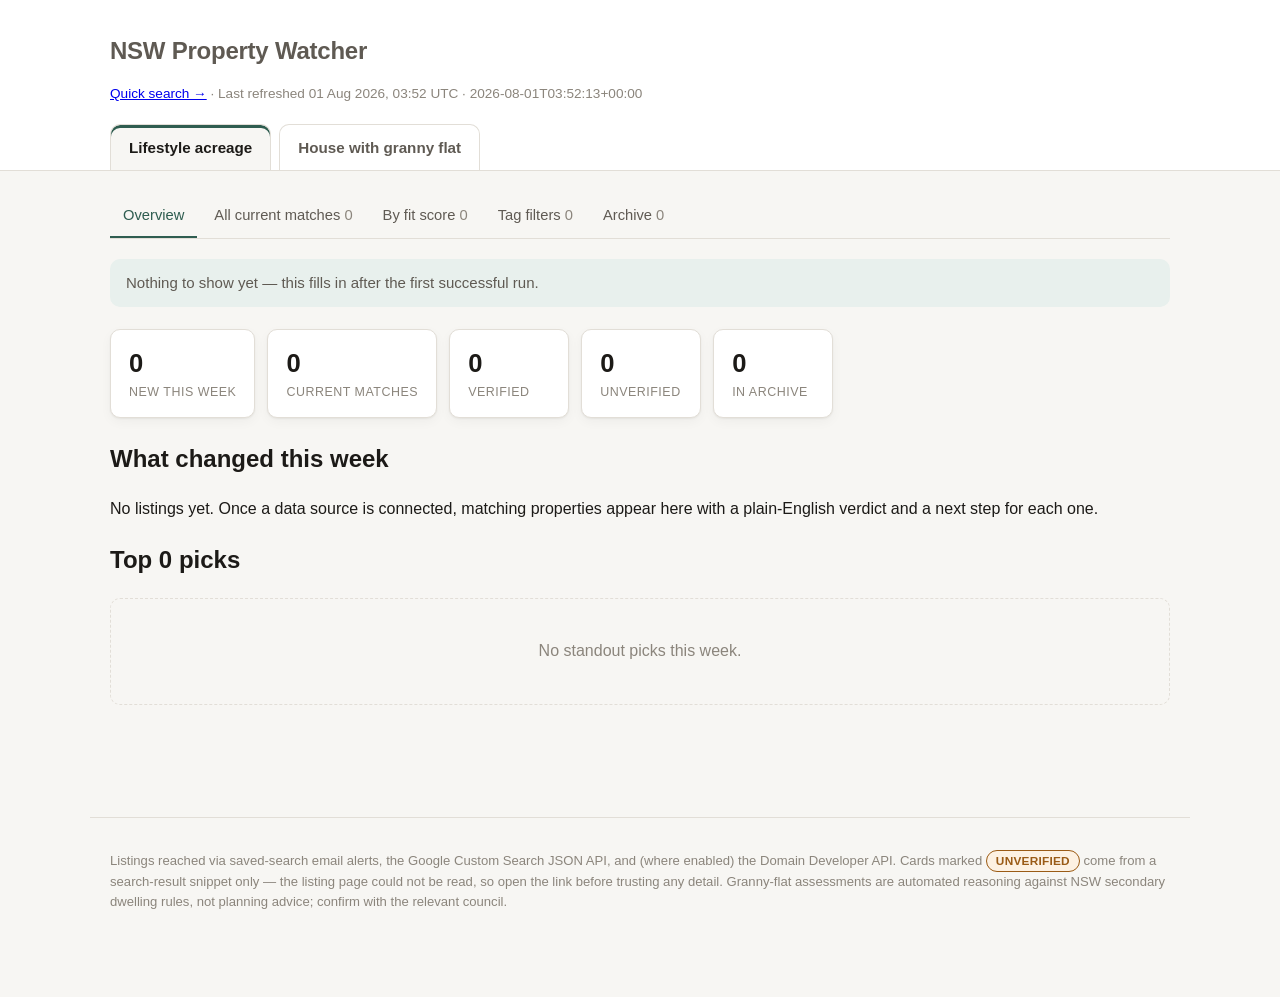
<file: docs/index.html>
<!doctype html>
<html lang="en-AU">
<head>
<meta charset="utf-8">
<meta name="viewport" content="width=device-width, initial-scale=1">
<meta name="robots" content="noindex">
<title>NSW Property Watcher</title>
<link rel="stylesheet" href="assets/style.css">
</head>
<body>
<header class="site">
  <div class="wrap">
    <h1>NSW Property Watcher</h1>
    <p class="meta"><a href="search.html">Quick search →</a> · Last refreshed 01 Aug 2026, 03:52 UTC · 2026-08-01T03:52:13+00:00</p>
    <nav class="profiles" role="tablist" aria-label="Buyer profile"><button role="tab" data-profile="lifestyle_acreage" aria-selected="true">Lifestyle acreage</button><button role="tab" data-profile="house_with_granny_flat" aria-selected="false">House with granny flat</button></nav>
  </div>
</header>


<main class="wrap" id="app"></main>

<footer class="site wrap">
  <p>Listings reached via saved-search email alerts, the Google Custom Search JSON API,
  and (where enabled) the Domain Developer API. Cards marked
  <span class="badge warn">UNVERIFIED</span> come from a search-result snippet only —
  the listing page could not be read, so open the link before trusting any detail.
  Granny-flat assessments are automated reasoning against NSW secondary dwelling
  rules, not planning advice; confirm with the relevant council.</p>
</footer>

<script id="data" type="application/json">{"generated_at": "2026-08-01T03:52:13+00:00", "profiles": [{"key": "lifestyle_acreage", "label": "Lifestyle acreage", "criteria": {"regions": ["Shoalhaven", "Blue Mountains", "Southern Highlands", "Hunter Valley", "Hills District"], "budget_max": 1400000, "budget_min": 0, "min_land": 4000, "max_drive": 4}, "commentary": {"weekly_summary": "No listings yet. Once a data source is connected, matching properties appear here with a plain-English verdict and a next step for each one.", "top_pick_ids": [], "tab_intros": {"all_matches": "Every property currently for sale that fits your budget and area will be listed here.", "archive": "Everything seen so far, including listings that have since sold.", "by_score": "Best fit first, once there are listings to rank.", "overview": "Nothing to show yet — this fills in after the first successful run.", "tags": "Filter by what matters to you — bushfire, granny flat status, and so on."}}, "current": [], "archive": [], "stats": {"total": 0, "new": 0, "verified": 0, "unverified": 0, "archive": 0}}, {"key": "house_with_granny_flat", "label": "House with granny flat", "criteria": {"regions": ["Wilton", "Campbelltown", "Picton", "Penrith", "Blacktown", "Tahmoor"], "budget_max": 950000, "budget_min": 0, "min_land": 600, "max_drive": 1.5}, "commentary": {"weekly_summary": "No listings yet. Once a data source is connected, matching properties appear here with a plain-English verdict and a next step for each one.", "top_pick_ids": [], "tab_intros": {"all_matches": "Every property currently for sale that fits your budget and area will be listed here.", "archive": "Everything seen so far, including listings that have since sold.", "by_score": "Best fit first, once there are listings to rank.", "overview": "Nothing to show yet — this fills in after the first successful run.", "tags": "Filter by what matters to you — bushfire, granny flat status, and so on."}}, "current": [], "archive": [], "stats": {"total": 0, "new": 0, "verified": 0, "unverified": 0, "archive": 0}}]}</script>
<script>
const DATA = JSON.parse(document.getElementById('data').textContent);
const TABS = [["overview", "Overview"], ["all_matches", "All current matches"], ["by_score", "By fit score"], ["tags", "Tag filters"], ["archive", "Archive"]];
let activeProfile = DATA.profiles[0].key;
let activeTab = 'overview';
let filters = { region: '', source: '', tag: '' };

const profileOf = key => DATA.profiles.find(p => p.key === key);
const esc = s => String(s ?? '').replace(/[&<>"']/g, c =>
  ({'&':'&amp;','<':'&lt;','>':'&gt;','"':'&quot;',"'":'&#39;'}[c]));

function scoreClass(score) {
  if (score === null || score === undefined) return 'none';
  if (score >= 8) return 'high';
  if (score >= 5) return 'mid';
  return 'low';
}

function facts(item) {
  const bits = [];
  if (item.price_text) bits.push(esc(item.price_text));
  else if (item.price_aud) bits.push('$' + item.price_aud.toLocaleString('en-AU'));
  if (item.land_size_m2) bits.push(item.land_size_m2.toLocaleString('en-AU') + ' m²');
  if (item.bedrooms) bits.push(item.bedrooms + ' bed');
  if (item.bathrooms) bits.push(item.bathrooms + ' bath');
  if (item.drive_hours !== null && item.drive_hours !== undefined) {
    const suffix = item.distance_source === 'estimated' ? ' (est.)' : '';
    bits.push(item.drive_hours.toFixed(1) + ' h from Sydney' + suffix);
  }
  return bits.map(b => `<span>${b}</span>`).join('');
}

function badges(item) {
  const out = [];
  if (item.is_new) out.push('<span class="badge new">NEW THIS WEEK</span>');
  if (!item.verified) {
    const why = item.unverified_reason ? ' — ' + esc(item.unverified_reason) : '';
    out.push(`<span class="badge warn" title="Open the link to confirm${why}">⚠ UNVERIFIED — open link to confirm</span>`);
  }
  out.push(`<span class="badge">via ${item.source === 'email_alert' ? 'email alert'
    : item.source === 'search_api' ? 'web search' : 'Domain API'}</span>`);
  if (item.granny_flat_status) {
    const kind = item.granny_flat_status.startsWith('confirmed') ? 'gf-confirmed'
      : item.granny_flat_status.startsWith('likely') ? 'gf-likely' : 'gf-unclear';
    out.push(`<span class="badge ${kind}">granny flat: ${esc(item.granny_flat_status)}</span>`);
  }
  // granny-flat:* is kept in tags so the Tag filters tab can select on it, but
  // it already has a dedicated badge above — don't render it twice.
  (item.tags || [])
    .filter(t => !t.startsWith('granny-flat:'))
    .forEach(t => out.push(`<span class="badge">${esc(t)}</span>`));
  return out.join('');
}

const HAZARD_CLASS = {on:'bad', near:'warn', clear:'good', unknown:'unk'};

function siteBlock(item) {
  const s = item.site || {};
  if (s.status !== 'ok') return '';
  const rows = [];
  const z = s.zoning || {};
  if (z.code) {
    rows.push(`<div><span class="k">Zone</span> <strong>${esc(z.code)}</strong>
      ${esc(z.label || '')}${z.lga ? ' · ' + esc(z.lga) : ''}
      <span class="src">NSW planning register</span></div>`);
  }
  const lot = s.min_lot_size || {};
  if (lot.text) rows.push(`<div><span class="k">Min lot size</span> ${esc(lot.text)}</div>`);

  ['bushfire','flood'].forEach(key => {
    const h = s[key]; if (!h || !h.text) return;
    rows.push(`<div><span class="k">${key === 'bushfire' ? 'Bush fire' : 'Flood'}</span>
      <span class="haz ${HAZARD_CLASS[h.level] || 'unk'}">${esc(h.text)}</span>
      ${h.detail ? `<div class="hint">${esc(h.detail)}</div>` : ''}</div>`);
  });

  const am = s.amenities || {};
  const labels = {school:'Schools',hospital:'Hospitals',pharmacy:'Pharmacies',doctors:'GPs',
    childcare:'Childcare',fuel:'Fuel',supermarket:'Supermarkets',station:'Train stations',
    post_office:'Post offices',bank:'Banks'};
  const nearest = Object.entries(am)
    .filter(([k, v]) => v && v.length)
    .map(([k, v]) => `${labels[k] || k}: ${v[0].km} km`);
  if (nearest.length) {
    rows.push(`<div><span class="k">Nearest</span> ${esc(nearest.join(' · '))}</div>`);
  }
  if (!rows.length) return '';
  return `<details class="detail site"><summary>Government records for this address</summary>
    ${rows.join('')}</details>`;
}

function card(item) {
  const score = item.score === null || item.score === undefined
    ? '<div class="score none">n/a</div>'
    : `<div class="score ${scoreClass(item.score)}"><b>${item.score}</b><i>out of 10</i></div>`;

  const list = (arr, cls, label) => (arr && arr.length)
    ? `<div class="points ${cls}"><span class="plabel">${label}</span><ul>${
        arr.map(t => `<li>${esc(t)}</li>`).join('')}</ul></div>` : '';

  const action = item.next_action
    ? `<p class="action"><span class="alabel">Do this next</span>${esc(item.next_action)}</p>` : '';

  const gf = item.granny_flat_reasoning
    ? `<details class="detail"><summary>What the council rules say about a granny flat here</summary>
       <p>${esc(item.granny_flat_reasoning)}</p>${
         item.granny_flat_next_step ? `<p class="sub">${esc(item.granny_flat_next_step)}</p>` : ''}
       </details>` : '';

  return `<article class="card ${item.verdict ? '' : 'no-verdict'} ${item.verified ? '' : 'is-unverified'}">
    <div class="head">
      <h3><a href="${esc(item.url)}" target="_blank" rel="noopener noreferrer">${esc(item.title)}</a></h3>
      <p class="facts">${facts(item)}</p>
    </div>
    ${score}
    <div class="body">
      ${item.verdict ? `<p class="verdict">${esc(item.verdict)}</p>` : ''}
      <div class="cols">
        ${list(item.good_points, 'good', 'Suits you')}
        ${list(item.watch_outs, 'watch', 'Watch out for')}
      </div>
      ${action}
      ${gf}
      ${siteBlock(item)}
    </div>
    <div class="badges">${badges(item)}</div>
  </article>`;
}

function cards(items, emptyMsg) {
  if (!items.length) return `<div class="empty">${esc(emptyMsg)}</div>`;
  return `<div class="cards">${items.map(card).join('')}</div>`;
}

function applyFilters(items) {
  return items.filter(i =>
    (!filters.region || (i.region || '').toLowerCase().includes(filters.region.toLowerCase())) &&
    (!filters.source || i.source === filters.source) &&
    (!filters.tag || (i.tags || []).includes(filters.tag)));
}

function filterBar(items, opts) {
  const regions = [...new Set(items.map(i => i.region).filter(Boolean))].sort();
  const tags = [...new Set(items.flatMap(i => i.tags || []))].sort();
  const parts = [];
  if (opts.region) parts.push(`<label>Region
    <select data-filter="region"><option value="">All</option>
    ${regions.map(r => `<option ${filters.region === r ? 'selected' : ''}>${esc(r)}</option>`).join('')}
    </select></label>`);
  if (opts.source) parts.push(`<label>Source
    <select data-filter="source"><option value="">All</option>
      <option value="email_alert" ${filters.source === 'email_alert' ? 'selected' : ''}>Email alert</option>
      <option value="search_api" ${filters.source === 'search_api' ? 'selected' : ''}>Web search (unverified)</option>
      <option value="domain_api" ${filters.source === 'domain_api' ? 'selected' : ''}>Domain API</option>
    </select></label>`);
  if (opts.tag) parts.push(`<label>Tag
    <select data-filter="tag"><option value="">All</option>
    ${tags.map(t => `<option ${filters.tag === t ? 'selected' : ''}>${esc(t)}</option>`).join('')}
    </select></label>`);
  return parts.length ? `<div class="filters">${parts.join('')}</div>` : '';
}

function render() {
  const p = profileOf(activeProfile);
  const intro = esc((p.commentary.tab_intros || {})[activeTab] || '');
  const tabStrip = TABS.map(([key, label]) => {
    const n = key === 'archive' ? p.archive.length : (key === 'overview' ? null : p.current.length);
    return `<button role="tab" data-tab="${key}" aria-selected="${key === activeTab}">
      ${label}${n === null ? '' : ` <span class="count">${n}</span>`}</button>`;
  }).join('');

  let body = '';
  if (activeTab === 'overview') {
    const picks = p.commentary.top_pick_ids
      .map(id => p.current.find(c => c.id === id)).filter(Boolean);
    body = `
      <div class="stats">
        <div class="stat"><div class="n">${p.stats.new}</div><div class="k">New this week</div></div>
        <div class="stat"><div class="n">${p.stats.total}</div><div class="k">Current matches</div></div>
        <div class="stat"><div class="n">${p.stats.verified}</div><div class="k">Verified</div></div>
        <div class="stat"><div class="n">${p.stats.unverified}</div><div class="k">Unverified</div></div>
        <div class="stat"><div class="n">${p.stats.archive}</div><div class="k">In archive</div></div>
      </div>
      <h2>What changed this week</h2>
      <p>${esc(p.commentary.weekly_summary)}</p>
      <h2>Top ${picks.length} picks</h2>
      ${cards(picks, 'No standout picks this week.')}`;
  } else if (activeTab === 'all_matches') {
    const items = applyFilters(p.current);
    body = filterBar(p.current, {region: true, source: true, tag: false})
      + cards(items, 'No listings match these filters.');
  } else if (activeTab === 'by_score') {
    const items = [...p.current].sort((a, b) => (b.score ?? -1) - (a.score ?? -1));
    body = cards(items, 'Nothing scored yet.');
  } else if (activeTab === 'tags') {
    const items = applyFilters(p.current);
    body = filterBar(p.current, {region: false, source: true, tag: true})
      + cards(items, 'No listings carry that tag.');
  } else {
    body = cards(p.archive, 'The archive is empty — nothing has dropped off the current list yet.');
  }

  document.getElementById('app').innerHTML =
    `<nav class="tabs" role="tablist">${tabStrip}</nav>`
    + (intro ? `<p class="intro">${intro}</p>` : '')
    + body;

  document.querySelectorAll('.profiles button').forEach(b =>
    b.setAttribute('aria-selected', b.dataset.profile === activeProfile));
}

document.addEventListener('click', e => {
  const profileBtn = e.target.closest('.profiles button');
  if (profileBtn) {
    activeProfile = profileBtn.dataset.profile;
    activeTab = 'overview';
    filters = { region: '', source: '', tag: '' };
    render();
    return;
  }
  const tabBtn = e.target.closest('.tabs button');
  if (tabBtn) {
    activeTab = tabBtn.dataset.tab;
    render();
  }
});

document.addEventListener('change', e => {
  const sel = e.target.closest('[data-filter]');
  if (sel) {
    filters[sel.dataset.filter] = sel.value;
    render();
  }
});

render();
</script>
</body>
</html>
</file>
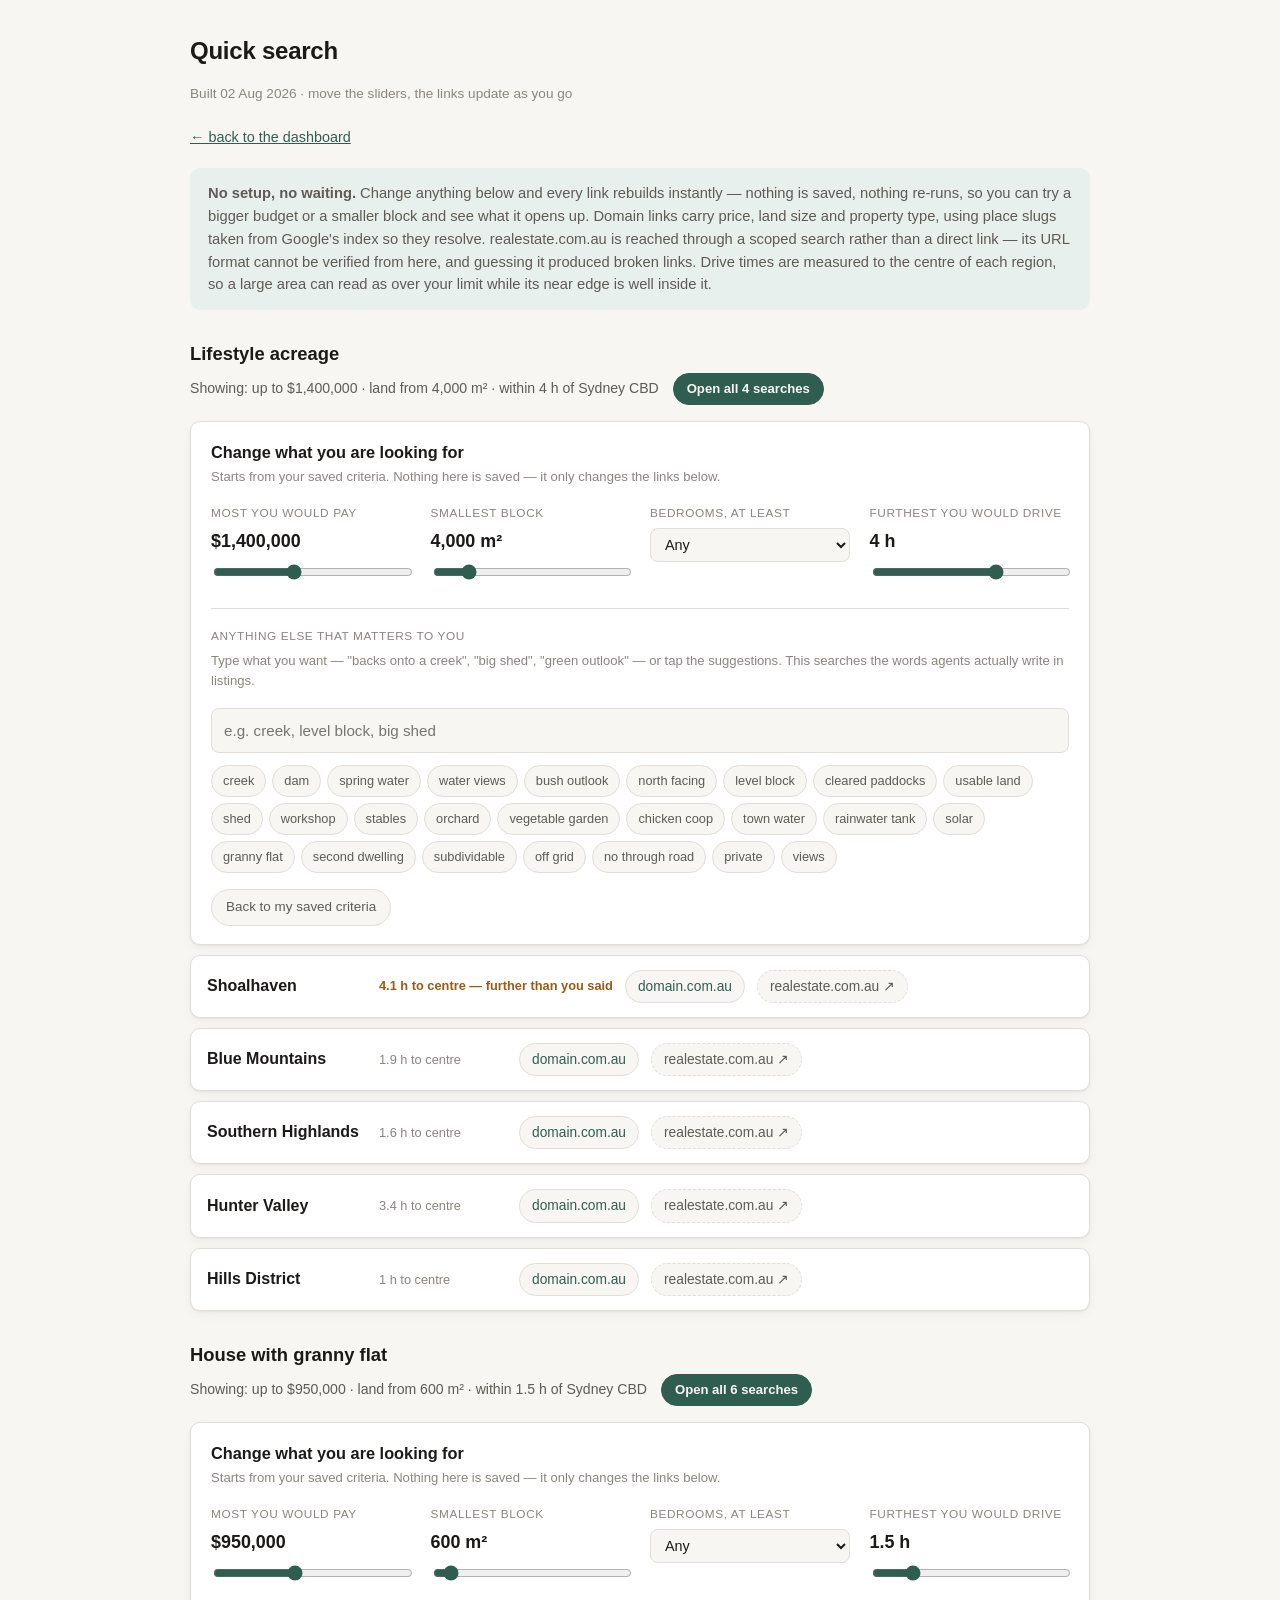
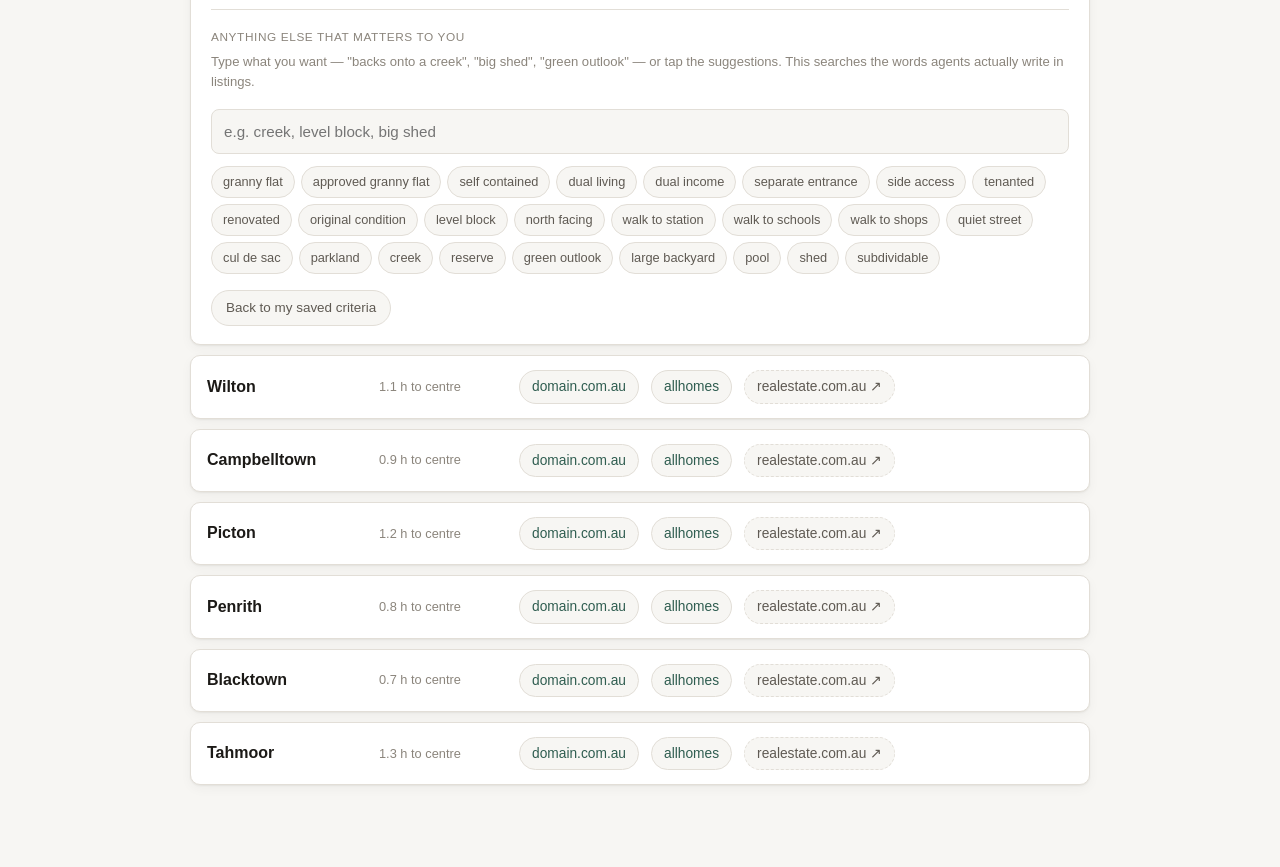
<file: docs/search.html>
<!doctype html>
<html lang="en-AU"><head><meta charset="utf-8">
<meta name="viewport" content="width=device-width,initial-scale=1">
<meta name="robots" content="noindex"><title>Quick search — NSW Property Watcher</title>
<link rel="stylesheet" href="assets/style.css"><style>
body{margin:0;background:var(--bg);color:var(--ink);
  font:16px/1.55 ui-sans-serif,-apple-system,"Segoe UI",Roboto,Helvetica,Arial,sans-serif}
.wrap{max-width:940px;margin:0 auto;padding:32px 20px 72px}
h1{font-size:1.5rem;margin:0 0 4px;letter-spacing:-.01em}
.meta{color:var(--ink-faint);font-size:.85rem;margin-bottom:22px}
.nav{margin-bottom:18px;font-size:.9rem}.nav a{color:var(--accent)}
.note{background:var(--accent-soft);border-radius:var(--radius);padding:14px 18px;
  font-size:.92rem;color:var(--ink-soft);margin:20px 0 26px}

/* Controls. Deliberately at the top and always visible — they are the point of
   the page, not a settings drawer you have to go find. */
.controls{background:var(--surface);border:1px solid var(--border);
  border-radius:var(--radius);padding:18px 20px;margin:0 0 10px;box-shadow:var(--shadow)}
.controls h2{font-size:1.02rem;margin:0 0 2px}
.controls .hint{font-size:.82rem;color:var(--ink-faint);margin:0 0 16px}
.grid{display:grid;grid-template-columns:repeat(auto-fit,minmax(180px,1fr));gap:16px 20px}
.field label{display:block;font-size:.74rem;letter-spacing:.05em;text-transform:uppercase;
  color:var(--ink-faint);margin-bottom:6px}
.field .val{font-size:1.12rem;font-weight:650;font-variant-numeric:tabular-nums;
  margin-bottom:6px;color:var(--ink)}
input[type=range]{width:100%;accent-color:var(--accent);cursor:pointer}
select{width:100%;font:inherit;font-size:.9rem;padding:7px 10px;border:1px solid var(--border);
  border-radius:8px;background:var(--bg);color:var(--ink)}
.reset{margin-top:16px;font:inherit;font-size:.84rem;padding:7px 14px;cursor:pointer;
  border:1px solid var(--border);border-radius:999px;background:var(--bg);color:var(--ink-soft)}
.reset:hover{border-color:var(--accent);color:var(--accent)}
.changed{color:var(--warn);font-size:.8rem;margin-left:10px}

h2.profile{font-size:1.15rem;margin:30px 0 4px}
.crit{color:var(--ink-soft);font-size:.88rem;margin:0 0 16px}
.region{background:var(--surface);border:1px solid var(--border);border-radius:var(--radius);
  padding:14px 16px;margin-bottom:10px;box-shadow:var(--shadow);
  display:flex;align-items:center;gap:12px;flex-wrap:wrap}
.region .name{font-weight:650;min-width:160px}
.region .drive{font-size:.8rem;font-variant-numeric:tabular-nums;min-width:128px;color:var(--ink-faint)}
.region .drive.over{color:var(--warn);font-weight:600}
.region .drive.unk{font-style:italic}
.region a{font-size:.86rem;text-decoration:none;color:var(--accent);
  border:1px solid var(--border);border-radius:999px;padding:5px 12px;background:var(--bg)}
.region a:hover{border-color:var(--accent)}
.region.hidden{display:none}
@media (max-width:620px){.region .name,.region .drive{min-width:0;flex-basis:100%}}
</style></head>
<body><div class="wrap">
<h1>Quick search</h1>
<p class="meta">Built 02 Aug 2026 · move the sliders, the links update as you go</p>
<p class="nav"><a href="index.html">← back to the dashboard</a></p>

<div class="note"><strong>No setup, no waiting.</strong> Change anything below and every
link rebuilds instantly — nothing is saved, nothing re-runs, so you can try a bigger budget
or a smaller block and see what it opens up. Domain links carry price, land size and
property type, using place slugs taken from Google's index so they resolve. realestate.com.au
is reached through a scoped search rather than a direct link — its URL format cannot be
verified from here, and guessing it produced broken links. Drive times are measured to the centre
of each region, so a large area can read as over your limit while its near edge is well
inside it.</div>

<div id="app"></div>
</div>

<script id="data" type="application/json">{"profiles": [{"key": "lifestyle_acreage", "label": "Lifestyle acreage", "acreage": true, "budget_max": 1400000, "min_land": 4000, "max_drive": 4, "budget_floor": 700000, "budget_ceiling": 2450000, "land_floor": 1000, "land_ceiling": 20000, "land_step": 1000, "regions": [{"name": "Shoalhaven", "hours": 4.1, "estimated": false, "slug": "shoalhaven-nsw", "is_suburb": false}, {"name": "Blue Mountains", "hours": 1.9, "estimated": false, "slug": "blue-mountains-and-surrounds-nsw", "is_suburb": false}, {"name": "Southern Highlands", "hours": 1.6, "estimated": false, "slug": "southern-highlands-nsw", "is_suburb": false}, {"name": "Hunter Valley", "hours": 3.4, "estimated": false, "slug": "hunter-valley-lower-nsw", "is_suburb": false}, {"name": "Hills District", "hours": 1.0, "estimated": false, "slug": "hills-nsw", "is_suburb": false}], "features": ["creek", "dam", "spring water", "water views", "bush outlook", "north facing", "level block", "cleared paddocks", "usable land", "shed", "workshop", "stables", "orchard", "vegetable garden", "chicken coop", "town water", "rainwater tank", "solar", "granny flat", "second dwelling", "subdividable", "off grid", "no through road", "private", "views"]}, {"key": "house_with_granny_flat", "label": "House with granny flat", "acreage": false, "budget_max": 950000, "min_land": 600, "max_drive": 1.5, "budget_floor": 475000, "budget_ceiling": 1650000, "land_floor": 450, "land_ceiling": 3000, "land_step": 50, "regions": [{"name": "Wilton", "hours": 1.1, "estimated": false, "slug": "wilton-nsw-2571", "is_suburb": true}, {"name": "Campbelltown", "hours": 0.9, "estimated": false, "slug": "campbelltown-nsw-2560", "is_suburb": true}, {"name": "Picton", "hours": 1.2, "estimated": false, "slug": "picton-nsw-2571", "is_suburb": true}, {"name": "Penrith", "hours": 0.8, "estimated": false, "slug": "penrith-nsw-2750", "is_suburb": true}, {"name": "Blacktown", "hours": 0.7, "estimated": false, "slug": "blacktown-nsw-2148", "is_suburb": true}, {"name": "Tahmoor", "hours": 1.3, "estimated": false, "slug": "tahmoor-nsw-2573", "is_suburb": true}], "features": ["granny flat", "approved granny flat", "self contained", "dual living", "dual income", "separate entrance", "side access", "tenanted", "renovated", "original condition", "level block", "north facing", "walk to station", "walk to schools", "walk to shops", "quiet street", "cul de sac", "parkland", "creek", "reserve", "green outlook", "large backyard", "pool", "shed", "subdividable"]}]}</script>
<script>
const DATA = JSON.parse(document.getElementById('data').textContent);
const esc = s => String(s ?? '').replace(/[&<>"']/g, c =>
  ({'&':'&amp;','<':'&lt;','>':'&gt;','"':'&quot;',"'":'&#39;'}[c]));
const slug = r => encodeURIComponent(r.toLowerCase().replace(/ /g, '-'));
const money = n => '$' + n.toLocaleString('en-AU');

/* Live filter state, seeded from config.yaml and reset back to it on demand. */
const state = {};
DATA.profiles.forEach(p => state[p.key] = {
  budget: p.budget_max, land: p.min_land, beds: 0, drive: p.max_drive,
  text: '', picked: [],
});

/* Everything the user asked for, free text plus tapped chips, de-duplicated. */
function terms(s) {
  const typed = (s.text || '').split(/[,;]+/).map(t => t.trim()).filter(Boolean);
  return [...new Set([...s.picked, ...typed])];
}

/* A site-scoped Google query the user clicks. The portals reject automated
   requests and accept no keyword parameter in a link, so a human-clicked search
   is the only route free text has. Nothing here fetches or parses results. */
function keywordSearchUrl(p, s) {
  const sites = ['realestate.com.au','domain.com.au','allhomes.com.au','ratemyagent.com.au'];
  const regions = p.regions.filter(r => r.hours === null || r.hours <= s.drive)
                           .map(r => r.name);
  const words = terms(s).map(t => `"${t}"`).join(' ');
  const q = [
    p.acreage ? 'acreage OR "rural lifestyle"' : '"granny flat" OR "dual living"',
    words,
    '(' + regions.map(r => `"${r}"`).join(' OR ') + ')',
    'NSW "for sale"',
    '(' + sites.map(x => 'site:' + x).join(' OR ') + ')',
  ].join(' ');
  return 'https://www.google.com/search?q=' + encodeURIComponent(q);
}

/* Domain, built from a slug taken out of Google's index. Property type is a
   PATH segment on Domain, not a query parameter — /sale/<place>/house/ — which
   is what the earlier version got wrong along with the missing postcode. */
function domainUrl(p, r, s) {
  if (!r.slug) return null;
  const type = p.acreage ? 'acreage-semi-rural' : 'house';
  const beds = s.beds ? `&bedrooms=${s.beds}-any` : '';
  return `https://www.domain.com.au/sale/${r.slug}/${type}/`
       + `?price=0-${s.budget}&landsize=${s.land}-any&landsizeunit=m2${beds}`
       + `&excludeunderoffer=1`;
}

/* allhomes publishes suburb pages only, on the same slug shape. */
function allhomesUrl(p, r, s) {
  if (!r.slug || !r.is_suburb) return null;
  return `https://www.allhomes.com.au/sale/${r.slug}/`;
}

/* realestate.com.au is deliberately NOT linked directly. Its URL grammar is
   undocumented, it answers 429 to curl, it is blocked in the browser here, and
   it is excluded from the search index this project can reach — so there is no
   way to confirm a URL before shipping it. Guessing produced the 404s. A
   site-scoped search always resolves and lands on the same listings. */
function reaSearchUrl(p, r, s) {
  const words = terms(s).map(t => `"${t}"`).join(' ');
  const q = `${p.acreage ? 'acreage' : '"granny flat" OR house'} "${r.name}" NSW `
          + `"for sale" ${words} site:realestate.com.au`;
  return 'https://www.google.com/search?q=' + encodeURIComponent(q);
}

function controls(p) {
  const s = state[p.key];
  const dirty = s.budget !== p.budget_max || s.land !== p.min_land || s.beds !== 0;
  return `<div class="controls">
    <h2>Change what you are looking for</h2>
    <p class="hint">Starts from your saved criteria. Nothing here is saved — it only changes
      the links below.${dirty ? '<span class="changed">· changed from your saved criteria</span>' : ''}</p>
    <div class="grid">
      <div class="field">
        <label for="b-${p.key}">Most you would pay</label>
        <div class="val">${money(s.budget)}</div>
        <input id="b-${p.key}" type="range" data-p="${p.key}" data-k="budget"
          min="${p.budget_floor}" max="${p.budget_ceiling}" step="25000" value="${s.budget}">
      </div>
      <div class="field">
        <label for="l-${p.key}">Smallest block</label>
        <div class="val">${s.land.toLocaleString('en-AU')} m²</div>
        <input id="l-${p.key}" type="range" data-p="${p.key}" data-k="land"
          min="${p.land_floor}" max="${p.land_ceiling}" step="${p.land_step}" value="${s.land}">
      </div>
      <div class="field">
        <label for="d-${p.key}">Bedrooms, at least</label>
        <select id="d-${p.key}" data-p="${p.key}" data-k="beds">
          ${[0,1,2,3,4,5].map(n => `<option value="${n}" ${s.beds===n?'selected':''}>`
            + (n ? n + '+' : 'Any') + '</option>').join('')}
        </select>
      </div>
      <div class="field">
        <label for="h-${p.key}">Furthest you would drive</label>
        <div class="val">${s.drive} h</div>
        <input id="h-${p.key}" type="range" data-p="${p.key}" data-k="drive"
          min="0.5" max="6" step="0.5" value="${s.drive}">
      </div>
    </div>
    <div class="extras">
      <label for="k-${p.key}">Anything else that matters to you</label>
      <p class="hint">Type what you want — "backs onto a creek", "big shed", "green outlook" —
        or tap the suggestions. This searches the words agents actually write in listings.</p>
      <input id="k-${p.key}" type="text" class="kw" data-p="${p.key}" data-k="text"
        placeholder="e.g. creek, level block, big shed" value="${esc(s.text)}">
      <div class="chips">${p.features.map(f =>
        `<button class="chip ${s.picked.includes(f) ? 'on' : ''}"
           data-chip="${p.key}" data-f="${esc(f)}">${esc(f)}</button>`).join('')}</div>
      ${terms(s).length ? `<div class="kwgo">
        <button class="openall" data-kw="${p.key}">Search these words across your areas</button>
        <span class="kwnote">Opens Google, scoped to the property sites. The portals accept
          no keyword in a link, so this is the only route free text has. Expect a mix of
          individual listings and the portals' own category pages — scroll past the category
          pages, or add a suburb name to sharpen it.</span>
      </div>` : ''}
    </div>
    <button class="reset" data-reset="${p.key}">Back to my saved criteria</button>
  </div>`;
}

function regions(p) {
  const s = state[p.key];
  return p.regions.map(r => {
    const over = r.hours !== null && r.hours > s.drive;
    const drive = r.hours === null
      ? '<span class="drive unk">drive time unknown</span>'
      : `<span class="drive ${over ? 'over' : ''}">${r.hours} h to centre${
          r.estimated ? ' approx.' : ''}${over ? ' — further than you said' : ''}</span>`;

    const links = [];
    const dom = domainUrl(p, r, s);
    if (dom) links.push(`<a href="${esc(dom)}" target="_blank" rel="noopener noreferrer"
      title="Domain — price, property type, land size${s.beds ? ', bedrooms' : ''}">domain.com.au</a>`);
    const ah = allhomesUrl(p, r, s);
    if (ah) links.push(`<a href="${esc(ah)}" target="_blank" rel="noopener noreferrer"
      title="allhomes — suburb listings, set filters on their page">allhomes</a>`);
    links.push(`<a href="${esc(reaSearchUrl(p, r, s))}" target="_blank" rel="noopener noreferrer"
      class="viasearch" title="Searches realestate.com.au via Google — their link format cannot be verified, so a direct link risks a 404">realestate.com.au ↗</a>`);

    return `<div class="region"><span class="name">${esc(r.name)}</span>${drive}${links.join('')}</div>`;
  }).join('');
}

function render() {
  document.getElementById('app').innerHTML = DATA.profiles.map(p => {
    const s = state[p.key];
    return `<h2 class="profile">${esc(p.label)}</h2>
      <p class="crit">Showing: up to ${money(s.budget)} · land from ${s.land.toLocaleString('en-AU')} m²
        ${s.beds ? ' · ' + s.beds + '+ bedrooms' : ''} · within ${s.drive} h of Sydney CBD
        <button class="openall" data-openall="${p.key}">Open all ${
          p.regions.filter(r => (r.hours === null || r.hours <= s.drive) && domainUrl(p, r, s)).length
        } searches</button></p>
      ${controls(p)}${regions(p)}`;
  }).join('');
}

document.addEventListener('input', e => {
  const el = e.target.closest('[data-p]');
  if (!el) return;
  if (el.dataset.k === 'text') {
    // Re-rendering on every keystroke would steal focus mid-word, so update
    // state quietly and only refresh the button that depends on it.
    state[el.dataset.p].text = el.value;
    const box = el.closest('.extras').querySelector('.kwgo');
    const need = terms(state[el.dataset.p]).length > 0;
    if (need && !box) render();
    else if (!need && box) render();
    return;
  }
  state[el.dataset.p][el.dataset.k] = Number(el.value);
  render();
});

document.addEventListener('click', e => {
  const chip = e.target.closest('[data-chip]');
  if (chip) {
    const s = state[chip.dataset.chip], f = chip.dataset.f;
    s.picked = s.picked.includes(f) ? s.picked.filter(x => x !== f) : [...s.picked, f];
    render();
    return;
  }
  const kw = e.target.closest('[data-kw]');
  if (kw) {
    const p = DATA.profiles.find(x => x.key === kw.dataset.kw);
    window.open(keywordSearchUrl(p, state[p.key]), '_blank', 'noopener');
  }
});
document.addEventListener('change', e => {
  const el = e.target.closest('select[data-p]');
  if (el) { state[el.dataset.p][el.dataset.k] = Number(el.value); render(); }
});

/* Opens one tab per region on the portal that carries the most filters.
   Browsers block bulk window.open unless it is inside a real click handler,
   which this is; some still cap it, hence the note in the button's title. */
document.addEventListener('click', e => {
  const btn = e.target.closest('[data-openall]');
  if (!btn) return;
  const p = DATA.profiles.find(x => x.key === btn.dataset.openall);
  const s = state[p.key];
  p.regions
    .filter(r => (r.hours === null || r.hours <= s.drive) && domainUrl(p, r, s))
    .forEach(r => window.open(domainUrl(p, r, s), '_blank', 'noopener'));
});
document.addEventListener('click', e => {
  const btn = e.target.closest('[data-reset]');
  if (!btn) return;
  const p = DATA.profiles.find(x => x.key === btn.dataset.reset);
  state[p.key] = { budget: p.budget_max, land: p.min_land, beds: 0, drive: p.max_drive,
    text: '', picked: [] };
  render();
});

render();
</script>
</body></html>
</file>
<file: docs/assets/style.css>
/* NSW Property Watcher — dashboard styles.
   Static file, committed to the repo; build_dashboard.py only generates index.html. */

:root {
  --bg: #f7f6f3;
  --surface: #ffffff;
  --border: #e2ded7;
  --ink: #1c1a17;
  --ink-soft: #5f5a53;
  --ink-faint: #8b857c;
  --accent: #2f5d50;
  --accent-soft: #e8f0ed;
  --warn: #9a5b16;
  --warn-soft: #fdf1e2;
  --danger: #8f2f2f;
  --radius: 10px;
  --shadow: 0 1px 2px rgba(28, 26, 23, 0.06), 0 4px 12px rgba(28, 26, 23, 0.04);
}

@media (prefers-color-scheme: dark) {
  :root {
    --bg: #16181a;
    --surface: #1e2124;
    --border: #32363b;
    --ink: #e9e6e1;
    --ink-soft: #a9a49c;
    --ink-faint: #7d7871;
    --accent: #7fb8a4;
    --accent-soft: #22322d;
    --warn: #d69a5a;
    --warn-soft: #33281a;
    --danger: #d98a8a;
    --shadow: 0 1px 2px rgba(0, 0, 0, 0.4), 0 4px 12px rgba(0, 0, 0, 0.25);
  }
}

* { box-sizing: border-box; }

body {
  margin: 0;
  background: var(--bg);
  color: var(--ink);
  font: 16px/1.55 ui-sans-serif, -apple-system, "Segoe UI", Roboto, Helvetica, Arial, sans-serif;
  -webkit-font-smoothing: antialiased;
}

.wrap { max-width: 1100px; margin: 0 auto; padding: 0 20px 72px; }

header.site {
  border-bottom: 1px solid var(--border);
  background: var(--surface);
  padding: 28px 0 0;
}
header.site .wrap { padding-bottom: 0; }
header.site h1 { margin: 0 0 4px; font-size: 1.5rem; letter-spacing: -0.01em; }
header.site .meta { color: var(--ink-faint); font-size: 0.85rem; margin-bottom: 20px; }

/* profile switcher */
.profiles { display: flex; gap: 8px; }
.profiles button {
  appearance: none;
  border: 1px solid var(--border);
  border-bottom: none;
  background: transparent;
  color: var(--ink-soft);
  font: inherit;
  font-weight: 600;
  font-size: 0.95rem;
  padding: 11px 18px;
  border-radius: var(--radius) var(--radius) 0 0;
  cursor: pointer;
}
.profiles button[aria-selected="true"] {
  background: var(--bg);
  color: var(--ink);
  box-shadow: inset 0 3px 0 var(--accent);
}

/* tab strip */
.tabs {
  display: flex;
  gap: 4px;
  flex-wrap: wrap;
  margin: 24px 0 20px;
  border-bottom: 1px solid var(--border);
}
.tabs button {
  appearance: none;
  background: none;
  border: none;
  border-bottom: 2px solid transparent;
  color: var(--ink-soft);
  font: inherit;
  font-size: 0.92rem;
  padding: 9px 13px;
  cursor: pointer;
}
.tabs button[aria-selected="true"] { color: var(--accent); border-bottom-color: var(--accent); }
.tabs .count { color: var(--ink-faint); font-variant-numeric: tabular-nums; }

.intro {
  background: var(--accent-soft);
  border-radius: var(--radius);
  padding: 12px 16px;
  margin-bottom: 22px;
  font-size: 0.94rem;
  color: var(--ink-soft);
}

/* stats */
.stats { display: flex; gap: 12px; flex-wrap: wrap; margin-bottom: 22px; }
.stat {
  background: var(--surface);
  border: 1px solid var(--border);
  border-radius: var(--radius);
  padding: 14px 18px;
  min-width: 120px;
  box-shadow: var(--shadow);
}
.stat .n { font-size: 1.6rem; font-weight: 650; font-variant-numeric: tabular-nums; }
.stat .k { font-size: 0.78rem; color: var(--ink-faint); text-transform: uppercase; letter-spacing: 0.04em; }

/* filters */
.filters { display: flex; gap: 10px; flex-wrap: wrap; align-items: center; margin-bottom: 18px; }
.filters select, .filters input {
  font: inherit;
  font-size: 0.9rem;
  padding: 7px 10px;
  border: 1px solid var(--border);
  border-radius: 8px;
  background: var(--surface);
  color: var(--ink);
}
.filters label { font-size: 0.82rem; color: var(--ink-faint); }

/* cards */
.cards { display: grid; gap: 14px; }
.card {
  background: var(--surface);
  border: 1px solid var(--border);
  border-radius: var(--radius);
  padding: 18px 20px;
  box-shadow: var(--shadow);
  display: grid;
  grid-template-columns: 1fr auto;
  gap: 12px 20px;
}
.card .head { min-width: 0; }
.card .body { grid-column: 1 / -1; }

/* The verdict is the one line a buyer must read, so it is set larger than the
   supporting detail rather than being another paragraph of body copy. */
.verdict {
  margin: 0 0 14px;
  font-size: 1.05rem;
  line-height: 1.45;
  color: var(--ink);
}

.cols { display: grid; grid-template-columns: 1fr 1fr; gap: 12px 22px; margin-bottom: 14px; }
.points ul { margin: 0; padding-left: 18px; }
.points li { margin-top: 3px; font-size: .9rem; color: var(--ink-soft); }
.plabel {
  display: block; font-size: .72rem; letter-spacing: .05em; text-transform: uppercase;
  margin-bottom: 4px;
}
.points.good .plabel { color: var(--accent); }
.points.watch .plabel { color: var(--warn); }
.points.good li::marker { color: var(--accent); }
.points.watch li::marker { color: var(--warn); }

/* The action is the exit from the card: what to actually do. Given its own
   surface so the eye lands on it after the verdict without reading everything. */
.action {
  margin: 0 0 12px;
  background: var(--accent-soft);
  border-radius: 8px;
  padding: 11px 14px;
  font-size: .93rem;
  color: var(--ink);
}
.alabel {
  display: block; font-size: .7rem; letter-spacing: .06em; text-transform: uppercase;
  color: var(--accent); margin-bottom: 3px; font-weight: 700;
}

/* Supporting evidence is collapsed by default — present for anyone who wants
   it, silent for anyone who just wants the verdict and the action. */
.detail { margin-top: 8px; font-size: .86rem; }
.detail summary {
  cursor: pointer; color: var(--ink-faint); font-size: .82rem;
  padding: 4px 0; list-style-position: outside;
}
.detail summary:hover { color: var(--accent); }
.detail > p { margin: 6px 0 0; color: var(--ink-soft); line-height: 1.55; }
.detail > p.sub { color: var(--ink-faint); }
/* Unverified = search snippet only, listing page never read. This must be
   unmistakable at a glance, so the whole card is tinted rather than tagged with
   a side rule — the tint reads across a long scrolling list, where a 4px edge
   marker disappears. Paired with the caution badge in the badge row. */
.card.is-unverified {
  background: var(--warn-soft);
  border-color: var(--warn);
}
.card.is-unverified .zoning { background: var(--surface); }
.card h3 { margin: 0 0 6px; font-size: 1.03rem; line-height: 1.35; }
.card h3 a { color: inherit; text-decoration: none; }
.card h3 a:hover { text-decoration: underline; text-decoration-color: var(--accent); }
.card .facts { color: var(--ink-soft); font-size: 0.88rem; margin: 0 0 8px; }
.card .facts span:not(:last-child)::after { content: " · "; color: var(--ink-faint); }
.card .reason { margin: 0; font-size: 0.92rem; color: var(--ink-soft); }
.card .zoning {
  margin: 10px 0 0;
  font-size: 0.85rem;
  color: var(--ink-soft);
  background: var(--bg);
  border-radius: 8px;
  padding: 9px 12px;
}

.score {
  align-self: start;
  display: grid;
  place-items: center;
  align-content: center;
  width: 62px; height: 62px;
  border-radius: 50%;
  font-weight: 700;
  font-size: 1.15rem;
  font-variant-numeric: tabular-nums;
  background: var(--accent-soft);
  color: var(--accent);
  border: 2px solid var(--accent);
}
.score.mid { background: var(--warn-soft); color: var(--warn); border-color: var(--warn); }
.score.low { background: transparent; color: var(--ink-faint); border-color: var(--border); }
.score.none { font-size: 0.8rem; }
.score b { font-size: 1.35rem; line-height: 1; }
.score i { font-style: normal; font-size: .58rem; letter-spacing: .03em; opacity: .8; margin-top: 2px; }

.badges { grid-column: 1 / -1; display: flex; gap: 6px; flex-wrap: wrap; }
.badge {
  font-size: 0.74rem;
  font-weight: 600;
  letter-spacing: 0.02em;
  padding: 3px 9px;
  border-radius: 999px;
  border: 1px solid var(--border);
  color: var(--ink-soft);
  background: var(--bg);
}
.badge.warn { background: var(--warn-soft); border-color: var(--warn); color: var(--warn); }
.badge.new { background: var(--accent-soft); border-color: var(--accent); color: var(--accent); }
.badge.gf-confirmed { background: var(--accent-soft); border-color: var(--accent); color: var(--accent); }
.badge.gf-likely { background: var(--warn-soft); border-color: var(--warn); color: var(--warn); }
.badge.gf-unclear { border-style: dashed; }

.empty {
  border: 1px dashed var(--border);
  border-radius: var(--radius);
  padding: 40px 20px;
  text-align: center;
  color: var(--ink-faint);
}

footer.site {
  border-top: 1px solid var(--border);
  margin-top: 40px;
  padding-top: 20px;
  color: var(--ink-faint);
  font-size: 0.82rem;
}

.hidden { display: none !important; }

@media (max-width: 700px) {
  .cols { grid-template-columns: 1fr; }
}

@media (max-width: 620px) {
  .card { grid-template-columns: 1fr; }
  .score { justify-self: start; }
  .profiles { flex-direction: column; gap: 0; }
  .profiles button { border-radius: var(--radius); border-bottom: 1px solid var(--border); }
}

/* Source-outage notice. Deliberately loud: a silently shrunken list reads as
   "quiet week" when it actually means a provider broke. */
.outage {
  background: var(--warn-soft);
  border: 1px solid var(--warn);
  border-radius: var(--radius);
  padding: 14px 18px;
  margin-top: 22px;
  font-size: 0.9rem;
  color: var(--ink);
}
.outage ul { margin: 8px 0 0; padding-left: 20px; color: var(--ink-soft); }
.outage li { margin-top: 4px; }

/* Site checks — live NSW government data. Distinct from the AI commentary
   above it, because this is registry fact rather than model judgement. */
/* As a collapsed <details> this must read as one quiet line, not an empty
   bordered box. The panel styling only applies once it is actually open. */
.detail.site { font-size: .85rem; }
.detail.site[open] {
  background: var(--bg); border: 1px solid var(--border);
  border-radius: 8px; padding: 10px 12px; margin-top: 10px;
}
.site > div { margin-top: 4px; color: var(--ink-soft); }
.site .k { display: inline-block; min-width: 96px; color: var(--ink-faint); }
.site .src { font-size: .72rem; color: var(--ink-faint); }
.site .hint { margin: 2px 0 0 96px; font-size: .78rem; color: var(--ink-faint); }
.haz { font-weight: 600; }
.haz.bad { color: var(--danger); }
.haz.warn { color: var(--warn); }
.haz.good { color: var(--accent); }
.haz.unk { color: var(--ink-faint); }
.region .drive { font-size: .8rem; font-variant-numeric: tabular-nums; min-width: 132px; }
.region .drive.ok { color: var(--ink-faint); }
.region .drive.over { color: var(--warn); font-weight: 600; }
.region .drive.unk { color: var(--ink-faint); font-style: italic; }
.openall{font:inherit;font-size:.82rem;margin-left:10px;padding:5px 13px;cursor:pointer;
  border:1px solid var(--accent);border-radius:999px;background:var(--accent);color:var(--bg);
  font-weight:600}
.openall:hover{filter:brightness(1.1)}
.extras{margin-top:20px;padding-top:18px;border-top:1px solid var(--border)}
.extras label{display:block;font-size:.74rem;letter-spacing:.05em;text-transform:uppercase;
  color:var(--ink-faint);margin-bottom:6px}
.kw{width:100%;font:inherit;font-size:.95rem;padding:10px 12px;border:1px solid var(--border);
  border-radius:8px;background:var(--bg);color:var(--ink)}
.kw:focus{outline:2px solid var(--accent);outline-offset:1px;border-color:var(--accent)}
.chips{display:flex;flex-wrap:wrap;gap:6px;margin-top:12px}
.chip{font:inherit;font-size:.8rem;padding:5px 11px;cursor:pointer;border-radius:999px;
  border:1px solid var(--border);background:var(--bg);color:var(--ink-soft)}
.chip:hover{border-color:var(--accent);color:var(--accent)}
.chip.on{background:var(--accent);border-color:var(--accent);color:var(--bg);font-weight:600}
.kwgo{margin-top:14px;display:flex;align-items:center;gap:12px;flex-wrap:wrap}
.kwnote{font-size:.78rem;color:var(--ink-faint);flex:1;min-width:220px}
.region a.viasearch{border-style:dashed;color:var(--ink-soft)}
.region a.viasearch:hover{color:var(--accent)}
</file>
